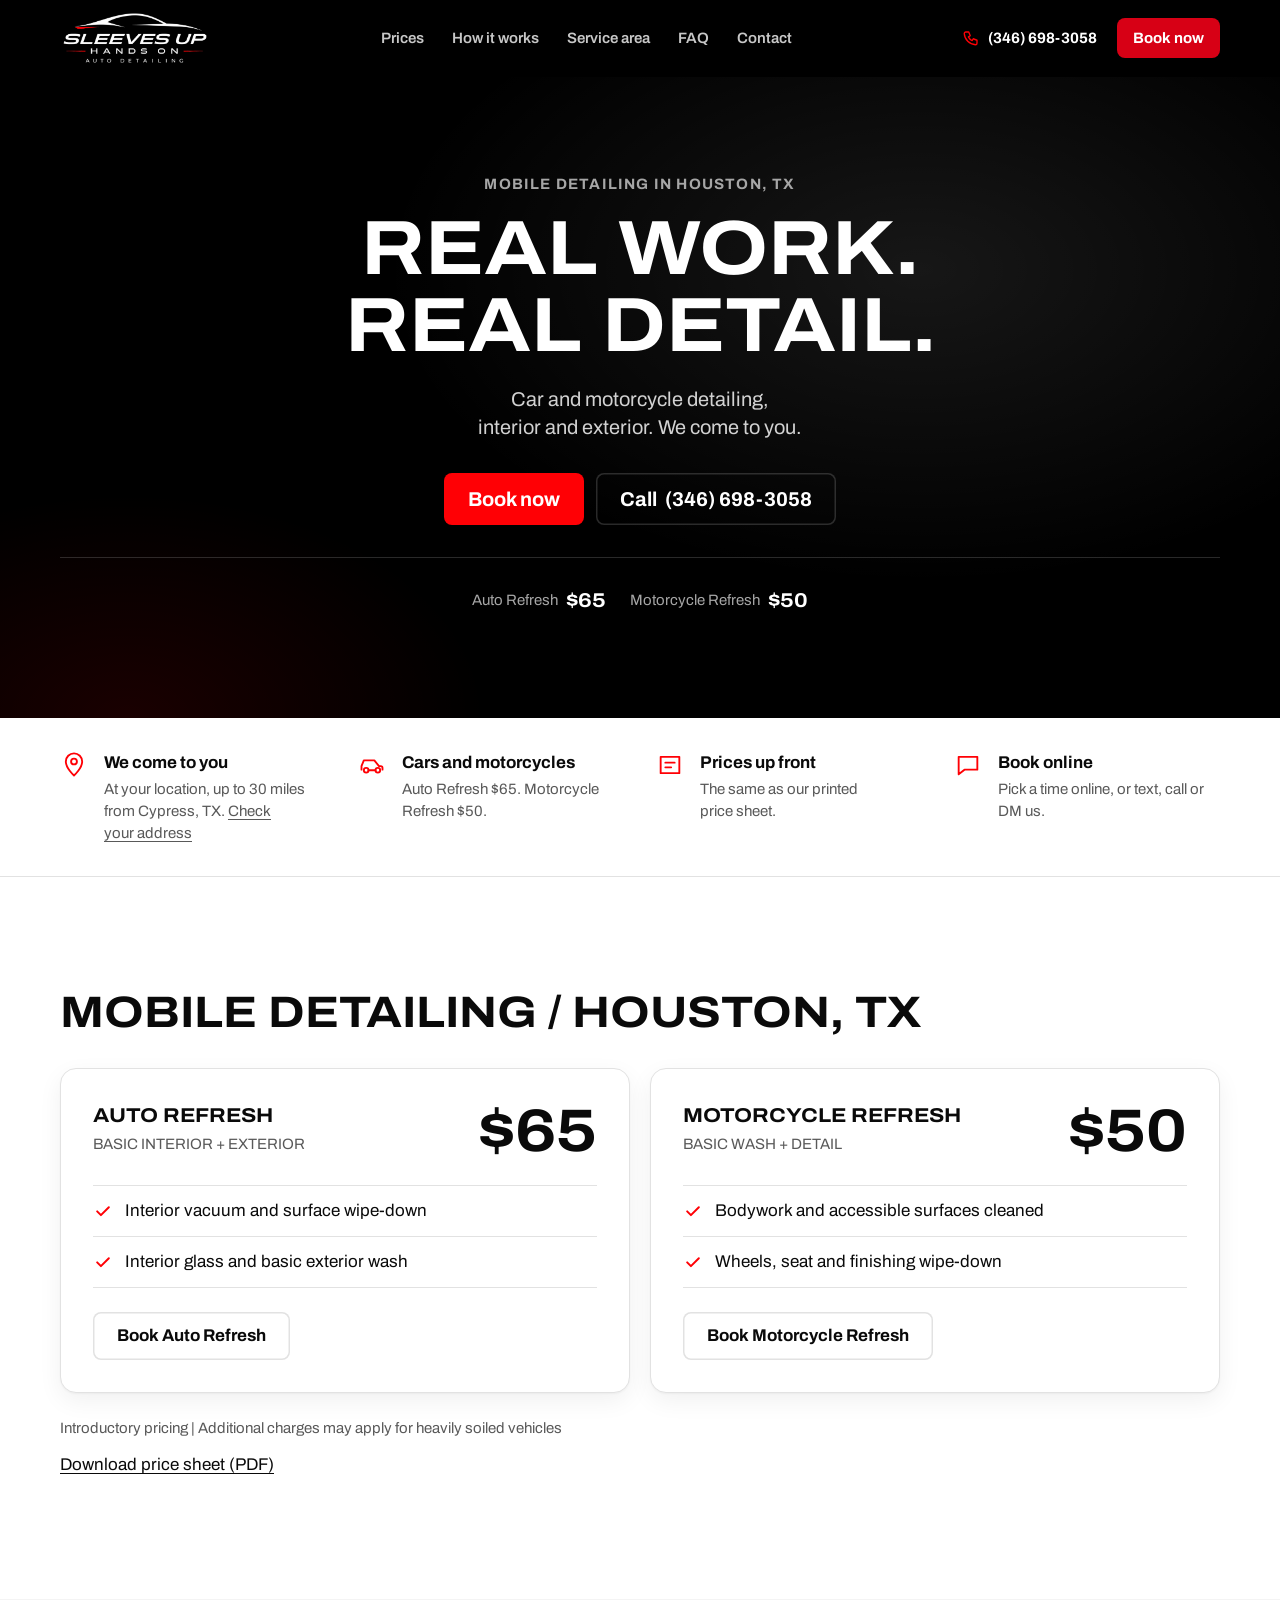
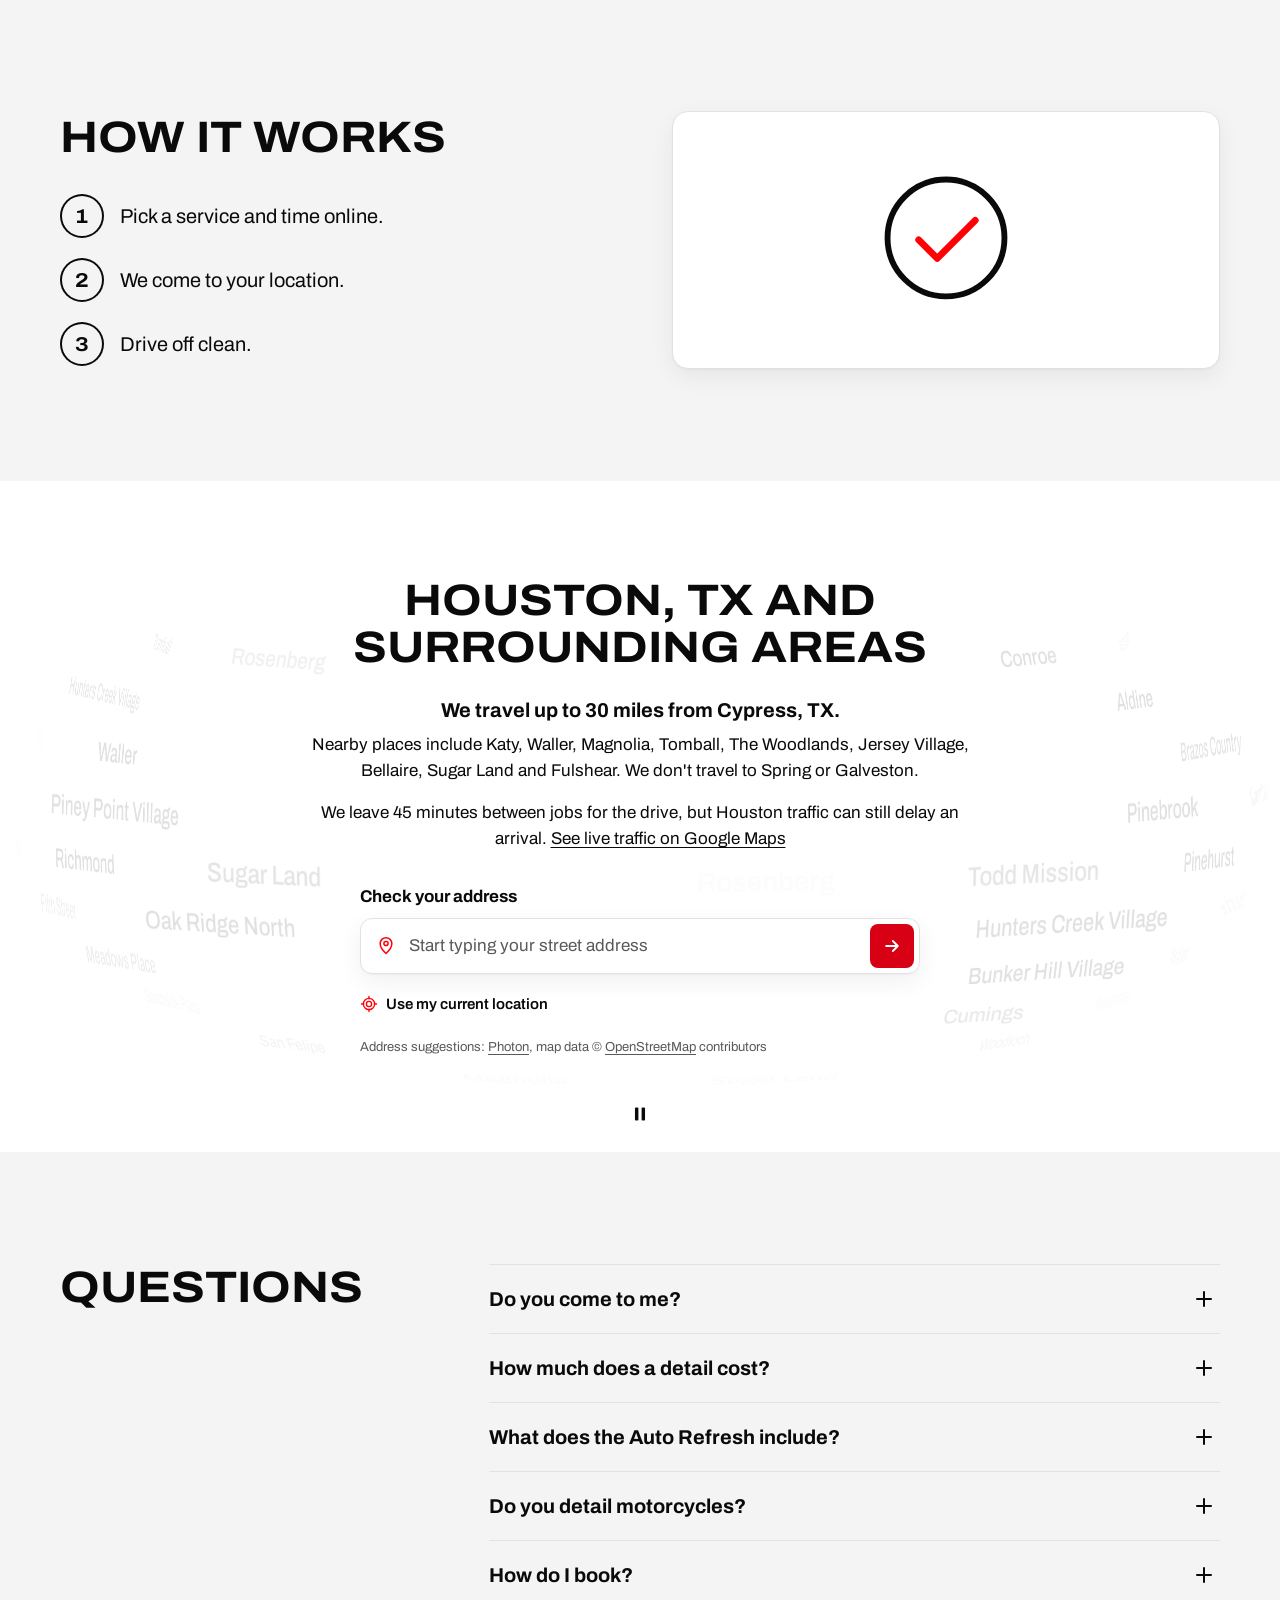
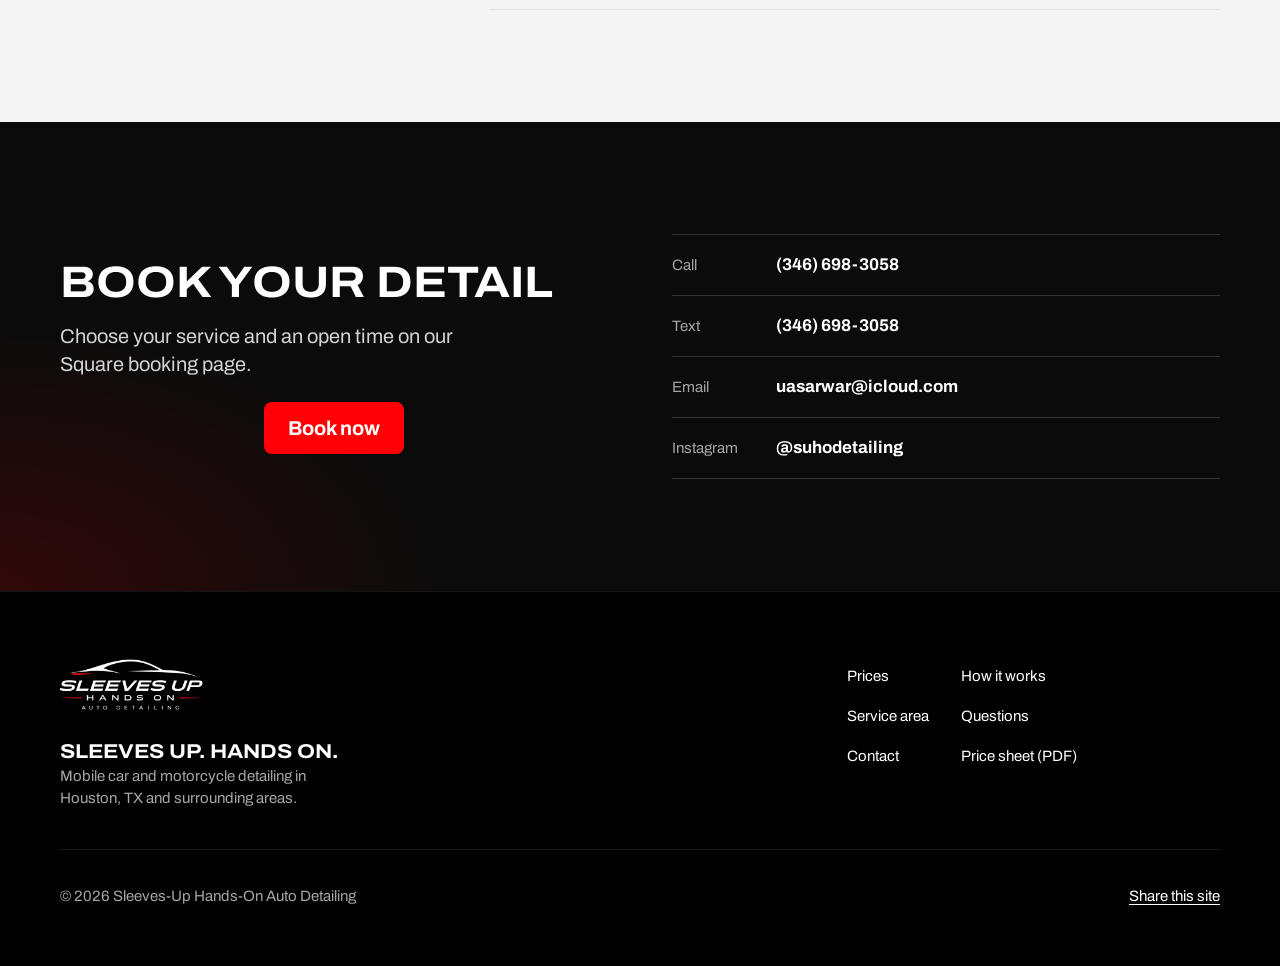
<file: index.html>
<!doctype html>
<html lang="en" data-theme="light">
<head>
  <meta charset="utf-8">
  <meta name="viewport" content="width=device-width, initial-scale=1, viewport-fit=cover">
  <title>SUHO Detailing | Mobile Car &amp; Motorcycle Detailing in Houston, TX</title>
  <meta name="description" content="Sleeves-Up Hands-On Auto Detailing: mobile car and motorcycle detailing, interior and exterior, in Houston, TX and surrounding areas. We come to you. Auto Refresh $65, Motorcycle Refresh $50.">
  <link rel="canonical" href="https://zeditor504.github.io/suho-auto-detailing/">
  <meta name="theme-color" content="#000000">
  <meta name="color-scheme" content="light dark">

  <!-- Sets light/dark (Houston sunrise to sunset) before first paint -->
  <script src="theme.js?v=0.10.2"></script>

  <!-- Open Graph -->
  <meta property="og:type" content="website">
  <meta property="og:site_name" content="SUHO Detailing">
  <meta property="og:title" content="SUHO Detailing | Mobile Car &amp; Motorcycle Detailing in Houston, TX">
  <meta property="og:description" content="Real Work. Real Detail. Mobile car and motorcycle detailing in Houston, TX. We come to you.">
  <meta property="og:url" content="https://zeditor504.github.io/suho-auto-detailing/">
  <meta property="og:image" content="https://zeditor504.github.io/suho-auto-detailing/assets/logo.png">
  <meta property="og:image:alt" content="Sleeves-Up Hands-On Auto Detailing logo">
  <meta property="og:locale" content="en_US">

  <!-- Twitter / X -->
  <meta name="twitter:card" content="summary">
  <meta name="twitter:title" content="SUHO Detailing | Mobile Car &amp; Motorcycle Detailing in Houston, TX">
  <meta name="twitter:description" content="Real Work. Real Detail. Mobile car and motorcycle detailing in Houston, TX. We come to you.">
  <meta name="twitter:image" content="https://zeditor504.github.io/suho-auto-detailing/assets/logo.png">
  <meta name="twitter:image:alt" content="Sleeves-Up Hands-On Auto Detailing logo">

  <!-- Icons (cut from the logo) -->
  <link rel="icon" type="image/png" sizes="48x48" href="assets/favicon-48.png">
  <link rel="apple-touch-icon" sizes="180x180" href="assets/apple-touch-icon.png">

  <!-- Font: Archivo, self-hosted (SIL OFL 1.1, see assets/fonts/OFL.txt) -->
  <link rel="preload" href="assets/fonts/archivo-latin-var.woff2" as="font" type="font/woff2" crossorigin>

  <link rel="stylesheet" href="styles.css?v=0.10.2">
  <script src="script.js?v=0.10.2" defer></script>
  <script src="area.js?v=0.10.2" defer></script>

  <script type="application/ld+json">
  {
    "@context": "https://schema.org",
    "@type": "AutoWash",
    "name": "Sleeves-Up Hands-On Auto Detailing",
    "alternateName": "SUHO Detailing",
    "slogan": "Real Work. Real Detail.",
    "description": "Mobile car and motorcycle detailing, interior and exterior, in Houston, TX and surrounding areas. We come to you.",
    "url": "https://zeditor504.github.io/suho-auto-detailing/",
    "logo": "https://zeditor504.github.io/suho-auto-detailing/assets/logo.png",
    "image": "https://zeditor504.github.io/suho-auto-detailing/assets/logo.png",
    "telephone": "+1-346-698-3058",
    "email": "uasarwar@icloud.com",
    "priceRange": "$50 to $65",
    "address": {
      "@type": "PostalAddress",
      "addressLocality": "Houston",
      "addressRegion": "TX",
      "addressCountry": "US"
    },
    "areaServed": {
      "@type": "GeoCircle",
      "description": "Houston, TX and surrounding areas, up to 30 miles from Cypress, TX (not Spring or Galveston)",
      "geoMidpoint": { "@type": "GeoCoordinates", "latitude": 29.9691, "longitude": -95.6972 },
      "geoRadius": 48280
    },
    "makesOffer": [
      { "@type": "Offer", "name": "Auto Refresh", "description": "Basic interior + exterior", "price": "65", "priceCurrency": "USD" },
      { "@type": "Offer", "name": "Motorcycle Refresh", "description": "Basic wash + detail", "price": "50", "priceCurrency": "USD" }
    ],
    "sameAs": ["https://www.instagram.com/suhodetailing"]
  }
  </script>
  <!-- FAQ answers: keep word for word in step with the FAQ section below -->
  <script type="application/ld+json">
  {
    "@context": "https://schema.org",
    "@type": "FAQPage",
    "mainEntity": [
      { "@type": "Question", "name": "Do you come to me?",
        "acceptedAnswer": { "@type": "Answer", "text": "Yes. SUHO Detailing is mobile: we come to your location. We travel up to 30 miles from Cypress, TX, but not to Spring or Galveston. To check your address, type it into the address check in the service area section." } },
      { "@type": "Question", "name": "How much does a detail cost?",
        "acceptedAnswer": { "@type": "Answer", "text": "Auto Refresh is $65 and Motorcycle Refresh is $50. These are introductory prices. Additional charges may apply for heavily soiled vehicles." } },
      { "@type": "Question", "name": "What does the Auto Refresh include?",
        "acceptedAnswer": { "@type": "Answer", "text": "Basic interior + exterior: interior vacuum and surface wipe-down, interior glass and basic exterior wash." } },
      { "@type": "Question", "name": "Do you detail motorcycles?",
        "acceptedAnswer": { "@type": "Answer", "text": "Yes. Motorcycle Refresh, $50, is a basic wash + detail: bodywork and accessible surfaces cleaned, wheels, seat and finishing wipe-down." } },
      { "@type": "Question", "name": "How do I book?",
        "acceptedAnswer": { "@type": "Answer", "text": "Pick a service and an open time on our Square booking page: https://book.squareup.com/appointments/wh7iodku2zdf8t/location/LB0XJ4A4B422F/services. Or text or call (346) 698-3058 with your vehicle, your location and a time that works, or send a DM on Instagram at @suhodetailing." } }
    ]
  }
  </script>
</head>
<body>
  <a class="skip-link" href="#main">Skip to content</a>

  <!-- Header: always dark, stays at the top while scrolling -->
  <header class="site-top" id="top">
    <div class="wrap site-top-row">
      <a class="brand" href="#top" aria-label="SUHO Detailing, back to top">
        <img class="logo" src="assets/logo-wordmark-white.png" alt="" width="1000" height="379" fetchpriority="high">
      </a>
      <nav class="nav" aria-label="Sections">
        <a href="#pricing">Prices</a>
        <a href="#how">How it works</a>
        <a href="#area">Service area</a>
        <a href="#faq">FAQ</a>
        <a href="#contact">Contact</a>
      </nav>
      <div class="top-actions">
        <a class="top-phone" data-optional data-link="call" href="tel:+13466983058">
          <svg class="ic" aria-hidden="true" viewBox="0 0 24 24"><path d="M5 4h4l2 5-2.5 1.5a11 11 0 0 0 5 5L15 13l5 2v4a2 2 0 0 1-2 2A16 16 0 0 1 3 6a2 2 0 0 1 2-2"/></svg>
          <span data-text="phone">(346) 698-3058</span>
        </a>
        <a class="btn btn-sm" data-link="booking" data-book-label="Book now" data-contact-label="Contact"
           data-sms-body="Hi, I'd like to book a detail."
           href="sms:+13466983058?&amp;body=Hi%2C%20I'd%20like%20to%20book%20a%20detail.">Text to book</a>
      </div>
    </div>
  </header>

  <main id="main">

    <!-- Hero: always dark, text centered -->
    <section class="hero" aria-labelledby="hero-title">
      <div class="wrap hero-grid">
        <div class="hero-copy">
          <p class="kicker">Mobile detailing in <span class="nowrap">Houston, TX</span></p>
          <h1 id="hero-title"><span class="visually-hidden">Sleeves-Up Hands-On Auto Detailing. </span><span class="nowrap">Real Work.</span> <span class="nowrap">Real Detail.</span></h1>
          <p class="lead">Car and motorcycle detailing, interior and exterior. We come to you.</p>
          <div class="actions">
            <!-- Until Square is set up, booking buttons open a text message with a short note already written.
                 script.js swaps in the Square link and the "Book" label once CONFIG.SQUARE_BOOKING_URL is set. -->
            <a class="btn" data-link="booking" data-book-label="Book now" data-contact-label="Contact"
               data-sms-body="Hi, I'd like to book a detail."
               href="sms:+13466983058?&amp;body=Hi%2C%20I'd%20like%20to%20book%20a%20detail.">Text to book</a>
            <a class="btn btn-ghost" data-optional data-link="call" href="tel:+13466983058">Call <span data-text="phone">(346) 698-3058</span></a>
          </div>
          <ul class="hero-prices" role="list">
            <li><a href="#auto-refresh"><span>Auto Refresh</span> <strong>$65</strong></a></li>
            <li><a href="#motorcycle-refresh"><span>Motorcycle Refresh</span> <strong>$50</strong></a></li>
          </ul>
        </div>
      </div>
    </section>

    <!-- Quick facts: only things a customer can check -->
    <section class="facts" aria-label="At a glance">
      <ul class="wrap facts-grid" role="list">
        <li class="fact">
          <svg class="ic ic-lg" aria-hidden="true" viewBox="0 0 24 24"><path d="M12 21s-7-6.2-7-12a7 7 0 0 1 14 0c0 5.8-7 12-7 12z"/><circle cx="12" cy="9" r="2.5"/></svg>
          <div><p class="fact-title">We come to you</p><p>At your location, up to 30 miles from Cypress, TX. <a class="link-inline" href="#area-check" data-check-link hidden>Check your address</a></p></div>
        </li>
        <li class="fact">
          <svg class="ic ic-lg" aria-hidden="true" viewBox="0 0 24 24"><path d="M3 16v-3l2-5h9l4 5h1.5a1.5 1.5 0 0 1 1.5 1.5V16"/><circle cx="7" cy="16.5" r="2"/><circle cx="17" cy="16.5" r="2"/><path d="M9 16.5h6"/></svg>
          <div><p class="fact-title">Cars and motorcycles</p><p>Auto Refresh $65. Motorcycle Refresh $50.</p></div>
        </li>
        <li class="fact">
          <svg class="ic ic-lg" aria-hidden="true" viewBox="0 0 24 24"><path d="M4 5h16v14H4z"/><path d="M8 10h8M8 14h5"/></svg>
          <div><p class="fact-title">Prices up front</p><p>The same as our printed price sheet.</p></div>
        </li>
        <li class="fact">
          <svg class="ic ic-lg" aria-hidden="true" viewBox="0 0 24 24"><path d="M4 5h16v11H9l-5 4z"/></svg>
          <div><p class="fact-title"><span data-when-booking hidden>Book online</span><span data-when-no-booking>Book by text</span></p><p><span data-when-booking hidden>Pick a time online, or text, call or DM us.</span><span data-when-no-booking>Text, call or send a DM on Instagram.</span></p></div>
        </li>
      </ul>
    </section>

    <!-- Prices: same text as the printed price sheet (assets/pricing.pdf) -->
    <section class="section" id="pricing" aria-labelledby="pricing-title">
      <div class="wrap">
        <h2 class="section-title" id="pricing-title">MOBILE <span class="nowrap">DETAILING /</span> <span class="nowrap">HOUSTON, TX</span></h2>
        <div class="price-list">
          <article class="price-card" id="auto-refresh">
            <div class="price-head">
              <div>
                <h3 class="service">AUTO REFRESH</h3>
                <p class="subtitle">BASIC INTERIOR + EXTERIOR</p>
              </div>
              <p class="price"><span class="visually-hidden">Price: </span>$65</p>
            </div>
            <ul class="features" role="list">
              <li><svg class="ic tick" aria-hidden="true" viewBox="0 0 24 24"><path d="M5 12.5l4.5 4.5L19 7.5"/></svg>Interior vacuum and surface wipe-down</li>
              <li><svg class="ic tick" aria-hidden="true" viewBox="0 0 24 24"><path d="M5 12.5l4.5 4.5L19 7.5"/></svg>Interior glass and basic exterior wash</li>
            </ul>
            <p class="service-book" data-optional><a class="btn btn-outline" data-link="booking-auto" data-book-label="Book Auto Refresh"
               data-sms-body="Hi, I'd like to book an Auto Refresh."
               href="sms:+13466983058?&amp;body=Hi%2C%20I'd%20like%20to%20book%20an%20Auto%20Refresh.">Text to book Auto Refresh</a></p>
          </article>
          <article class="price-card" id="motorcycle-refresh">
            <div class="price-head">
              <div>
                <h3 class="service">MOTORCYCLE REFRESH</h3>
                <p class="subtitle">BASIC WASH + DETAIL</p>
              </div>
              <p class="price"><span class="visually-hidden">Price: </span>$50</p>
            </div>
            <ul class="features" role="list">
              <li><svg class="ic tick" aria-hidden="true" viewBox="0 0 24 24"><path d="M5 12.5l4.5 4.5L19 7.5"/></svg>Bodywork and accessible surfaces cleaned</li>
              <li><svg class="ic tick" aria-hidden="true" viewBox="0 0 24 24"><path d="M5 12.5l4.5 4.5L19 7.5"/></svg>Wheels, seat and finishing wipe-down</li>
            </ul>
            <p class="service-book" data-optional><a class="btn btn-outline" data-link="booking-motorcycle" data-book-label="Book Motorcycle Refresh"
               data-sms-body="Hi, I'd like to book a Motorcycle Refresh."
               href="sms:+13466983058?&amp;body=Hi%2C%20I'd%20like%20to%20book%20a%20Motorcycle%20Refresh.">Text to book Motorcycle Refresh</a></p>
          </article>
        </div>
        <p class="fine-print">Introductory pricing | Additional charges may apply for heavily soiled vehicles</p>
        <p class="pdf-link"><a class="link" href="assets/pricing.pdf" target="_blank" rel="noopener" type="application/pdf">Download price sheet (PDF)</a></p>
      </div>
    </section>

    <!-- Recent work: stays hidden until a photo is listed in GALLERY (script.js).
         An entry with a "before" photo shows as a before/after slider.
         To show the Instagram line before the first photo, delete "hidden" below. -->
    <section class="section" id="gallery" aria-labelledby="gallery-title" hidden>
      <div class="wrap">
        <h2 class="section-title" id="gallery-title">Recent work</h2>
        <p class="gallery-empty" data-gallery-empty>Recent jobs are posted on <a class="link" href="https://www.instagram.com/suhodetailing" target="_blank" rel="noopener">Instagram at @suhodetailing</a>.</p>
        <div class="gallery" id="gallery-grid"></div>
        <p class="gallery-more"><a class="link" href="https://www.instagram.com/suhodetailing" target="_blank" rel="noopener">More on Instagram at @suhodetailing</a></p>
      </div>
    </section>

    <!-- Reviews: stays hidden until a real review is listed in REVIEWS (script.js) -->
    <section class="section" id="reviews" aria-labelledby="reviews-title" hidden>
      <div class="wrap">
        <h2 class="section-title" id="reviews-title">What customers say</h2>
        <div class="reviews" id="reviews-list"></div>
      </div>
    </section>

    <!-- How it works -->
    <section class="section section-tint" id="how" aria-labelledby="how-title">
      <div class="wrap how-grid">
        <div class="how-copy">
          <h2 class="section-title" id="how-title">How it works</h2>
          <ol class="steps" role="list">
            <li class="step">
              <span class="step-num" aria-hidden="true">1</span>
              <p><span data-when-booking hidden>Pick a service and time online.</span><span data-when-no-booking>Text or call with your vehicle, your location and a time that works.</span></p>
            </li>
            <li class="step">
              <span class="step-num" aria-hidden="true">2</span>
              <p>We come to your location.</p>
            </li>
            <li class="step">
              <span class="step-num" aria-hidden="true">3</span>
              <p>Drive off clean.</p>
            </li>
          </ol>
        </div>
        <!-- One looping scene: clock, check mark, location pin, car driving off.
             Each step brightens in turn, in sync with it. -->
        <div class="how-scene" aria-hidden="true">
          <svg class="scene" viewBox="56 18 128 82" width="230" height="147">
            <g class="s-clock">
              <circle class="s-ring" cx="120" cy="58" r="30"/>
              <g class="s-hands">
                <line class="s-hour" x1="120" y1="58" x2="120" y2="44"/>
                <line class="s-minute" x1="120" y1="58" x2="120" y2="36"/>
                <circle class="s-hub" cx="120" cy="58" r="2.2"/>
              </g>
              <path class="s-check" d="M106 59 l9.5 9.5 L135 49" pathLength="1"/>
            </g>
            <g class="s-pin">
              <path class="s-pin-body" d="M120 86s-19-17.5-19-33a19 19 0 0 1 38 0c0 15.5-19 33-19 33z"/>
              <circle class="s-pin-dot" cx="120" cy="53" r="6.5"/>
            </g>
            <ellipse class="s-pin-shadow" cx="120" cy="94" rx="14" ry="3"/>
            <g class="s-car">
              <g class="s-car-body">
                <path d="M92 82v-6.5c0-1.6 1-2.8 2.6-3.1l9.4-1.7 9.6-8.2c1.4-1.2 3.2-1.9 5-1.9h18.6c2.3 0 4.5 1 6 2.8l6.6 7.4 9.4 1.6c2.3.4 3.8 2.3 3.8 4.6V82"/>
                <path d="M106 70.5h45M118 62v8.5"/>
                <circle cx="104" cy="83" r="6"/>
                <circle cx="152" cy="83" r="6"/>
                <path d="M110 83h36"/>
              </g>
              <g class="s-speed">
                <path d="M70 66h12M64 74h16M72 82h8"/>
              </g>
            </g>
            <line class="s-road" x1="40" y1="95" x2="200" y2="95"/>
          </svg>
        </div>
      </div>
    </section>

    <!-- Service area: up to 30 miles from Cypress, TX (29.9691 N, 95.6972 W), where Umair is based; never Spring or Galveston.
         Behind the text (above it on phones), area.js turns a globe of the 52 Census places within that radius
         (2024 U.S. Census Gazetteer, Texas: Census Designated Places and incorporated cities
         and towns, measured to each place's internal point; Spring and Houston itself left out).
         The sentence names nine well-known places, clockwise from the west. -->
    <section class="area" id="area" aria-labelledby="area-title">
      <div class="area-globe" aria-hidden="true"></div>
      <div class="area-inner">
        <h2 class="section-title" id="area-title"><span class="nowrap">Houston, TX</span> and surrounding areas</h2>
        <p class="area-radius">We travel up to 30 miles from Cypress, TX.</p>
        <p>Nearby places include Katy, Waller, Magnolia, Tomball, The Woodlands, Jersey Village, Bellaire, Sugar Land and Fulshear. We don't travel to Spring or Galveston.</p>
        <p class="area-traffic">We leave 45 minutes between jobs for the drive, but Houston traffic can still delay an arrival. <a class="link-inline" href="https://www.google.com/maps/@29.7604,-95.3698,11z/data=!5m1!1e1" target="_blank" rel="noopener">See live traffic on Google Maps</a></p>
        <!-- Address check: suggestions as you type (Photon, OpenStreetMap data), or the
             device's location. Straight-line distance from Cypress, TX, against the
             30-mile radius (Spring and Galveston always outside). Built by script.js; without scripts the fallback line shows. -->
        <form class="check" id="area-check" data-check hidden novalidate autocomplete="off">
          <label class="check-label" for="check-input">Check your address</label>
          <div class="check-box">
            <svg class="ic check-pin" aria-hidden="true" viewBox="0 0 24 24"><path d="M12 21s-7-6.2-7-12a7 7 0 0 1 14 0c0 5.8-7 12-7 12z"/><circle cx="12" cy="9" r="2.5"/></svg>
            <input class="check-input" id="check-input" type="text" inputmode="search" enterkeyhint="search"
                   placeholder="Start typing your street address" spellcheck="false" autocapitalize="off" autocorrect="off"
                   role="combobox" aria-autocomplete="list" aria-expanded="false" aria-controls="check-list" aria-describedby="check-result">
            <span class="check-spin" aria-hidden="true"></span>
            <button type="button" class="check-clear" aria-label="Clear address" hidden>
              <svg class="ic" aria-hidden="true" viewBox="0 0 24 24"><path d="M6 6l12 12M18 6L6 18"/></svg>
            </button>
            <button type="submit" class="check-go" aria-label="Check address">
              <svg class="ic" aria-hidden="true" viewBox="0 0 24 24"><path d="M5 12h14M13 6l6 6-6 6"/></svg>
            </button>
            <ul class="check-list" id="check-list" role="listbox" aria-label="Address suggestions" hidden></ul>
          </div>
          <button type="button" class="check-locate link-button" hidden>
            <svg class="ic" aria-hidden="true" viewBox="0 0 24 24"><circle cx="12" cy="12" r="3.5"/><path d="M12 2v3M12 19v3M2 12h3M19 12h3"/><circle cx="12" cy="12" r="7.5"/></svg>
            Use my current location
          </button>
          <p class="check-result" id="check-result" role="status" aria-live="polite"></p>
          <p class="check-credit">Address suggestions: <a class="link-inline" href="https://photon.komoot.io" target="_blank" rel="noopener">Photon</a>, map data &copy; <a class="link-inline" href="https://www.openstreetmap.org/copyright" target="_blank" rel="noopener">OpenStreetMap</a> contributors</p>
        </form>
        <p data-check-fallback>To check your address, <span class="nowrap"><span data-optional><a class="link" data-link="sms" data-sms-body="Hi, do you come to my area?" href="sms:+13466983058?&amp;body=Hi%2C%20do%20you%20come%20to%20my%20area%3F">text us</a> or </span><a class="link" href="https://www.instagram.com/suhodetailing" target="_blank" rel="noopener">send a DM on Instagram</a>.</span></p>
      </div>
      <!-- Play/pause for the moving parts of the page (the hero light, this globe and the how-it-works loop).
           Hidden until script.js wires it up, and for visitors who choose "reduce motion". -->
      <button type="button" class="area-motion js-motion" aria-label="Pause animations" title="Pause animations" hidden>
        <svg class="ic ic-pause" aria-hidden="true" viewBox="0 0 24 24"><rect class="fill" x="6.5" y="5" width="3.75" height="14" rx="1"/><rect class="fill" x="13.75" y="5" width="3.75" height="14" rx="1"/></svg>
        <svg class="ic ic-play" aria-hidden="true" viewBox="0 0 24 24"><path class="fill" d="M8 5.6v12.8a1 1 0 0 0 1.5.86l10.4-6.4a1 1 0 0 0 0-1.72L9.5 4.74A1 1 0 0 0 8 5.6z"/></svg>
      </button>
    </section>

    <!-- FAQ: facts from the price sheet and the service area only.
         Keep the answers in step with the FAQPage JSON-LD in <head>. -->
    <section class="section" id="faq" aria-labelledby="faq-title">
      <div class="wrap faq-grid">
        <h2 class="section-title" id="faq-title">Questions</h2>
        <div class="faq">
          <details>
            <summary>Do you come to me?</summary>
            <p>Yes. SUHO Detailing is mobile: we come to your location. We travel up to 30 miles from Cypress, TX, but not to Spring or Galveston. To check your address, type it into <a class="link-inline" href="#area-check">the address check</a> in the service area section.</p>
          </details>
          <details>
            <summary>How much does a detail cost?</summary>
            <p>Auto Refresh is $65 and Motorcycle Refresh is $50. These are introductory prices. Additional charges may apply for heavily soiled vehicles.</p>
          </details>
          <details>
            <summary>What does the Auto Refresh include?</summary>
            <p>Basic interior + exterior: interior vacuum and surface wipe-down, interior glass and basic exterior wash.</p>
          </details>
          <details>
            <summary>Do you detail motorcycles?</summary>
            <p>Yes. Motorcycle Refresh, $50, is a basic wash + detail: bodywork and accessible surfaces cleaned, wheels, seat and finishing wipe-down.</p>
          </details>
          <details>
            <summary>How do I book?</summary>
            <p><span data-when-booking hidden>Pick a service and an open time on our <a class="link-inline" data-link="booking" href="#contact">Square booking page</a>, or text or call us. </span><span data-when-no-booking><span data-optional><a class="link-inline" data-link="sms" data-sms-body="Hi, I'd like to book a detail." href="sms:+13466983058?&amp;body=Hi%2C%20I'd%20like%20to%20book%20a%20detail.">Text</a> or <a class="link-inline" data-link="call" href="tel:+13466983058">call <span data-text="phone">(346) 698-3058</span></a> with your vehicle, your location and a time that works, or </span>send a DM on <a class="link-inline" href="https://www.instagram.com/suhodetailing" target="_blank" rel="noopener">Instagram at @suhodetailing</a>.</span></p>
          </details>
        </div>
      </div>
    </section>

    <!-- Contact: the closing call to action (old #book links land here too) -->
    <section class="cta" id="contact" aria-labelledby="contact-title">
      <div class="wrap cta-grid" id="book">
        <div class="cta-copy">
          <h2 class="section-title" id="contact-title">Book your detail</h2>
          <p class="cta-lead"><span data-when-booking hidden>Choose your service and an open time on our Square booking page.</span><span data-when-no-booking>Text or call with your vehicle, your location and a time that works.</span></p>
          <div class="actions">
            <a class="btn" data-link="booking" data-book-label="Book now" data-contact-label="Contact"
               data-sms-body="Hi, I'd like to book a detail."
               href="sms:+13466983058?&amp;body=Hi%2C%20I'd%20like%20to%20book%20a%20detail.">Text to book</a>
          </div>
        </div>
        <ul class="contact-list" role="list">
          <li data-optional><a class="contact-row" data-link="call" href="tel:+13466983058"><span class="contact-label">Call</span><span class="contact-value" data-text="phone">(346) 698-3058</span></a></li>
          <li data-optional><a class="contact-row" data-link="sms" href="sms:+13466983058"><span class="contact-label">Text</span><span class="contact-value" data-text="phone">(346) 698-3058</span></a></li>
          <li data-optional><a class="contact-row" data-link="email" href="mailto:uasarwar@icloud.com"><span class="contact-label">Email</span><span class="contact-value" data-text="email">uasarwar@icloud.com</span></a></li>
          <li><a class="contact-row" href="https://www.instagram.com/suhodetailing" target="_blank" rel="noopener"><span class="contact-label">Instagram</span><span class="contact-value">@suhodetailing</span></a></li>
        </ul>
      </div>
    </section>

  </main>

  <footer class="footer">
    <div class="wrap footer-grid">
      <div class="footer-brand">
        <img class="footer-logo" src="assets/logo-wordmark-white.png" alt="" width="1000" height="379" loading="lazy">
        <p class="footer-tag">SLEEVES UP. HANDS ON.</p>
        <p>Mobile car and motorcycle detailing in <span class="nowrap">Houston, TX</span> and surrounding areas.</p>
      </div>
      <nav class="footer-nav" aria-label="Footer">
        <a href="#pricing">Prices</a>
        <a href="#how">How it works</a>
        <a href="#area">Service area</a>
        <a href="#faq">Questions</a>
        <a href="#contact">Contact</a>
        <a href="assets/pricing.pdf" target="_blank" rel="noopener" type="application/pdf">Price sheet (PDF)</a>
      </nav>
      <div class="footer-meta">
        <p>&copy; <span data-year>2026</span> Sleeves-Up Hands-On Auto Detailing</p>
        <p class="footer-tools">
          <button type="button" class="link-button js-share" hidden>Share this site</button>
        </p>
      </div>
    </div>
  </footer>

  <!-- Phones: call and book stay one tap away once the hero is scrolled past -->
  <div class="dock" data-dock hidden>
    <a class="dock-btn" data-optional data-link="call" href="tel:+13466983058">
      <svg class="ic" aria-hidden="true" viewBox="0 0 24 24"><path d="M5 4h4l2 5-2.5 1.5a11 11 0 0 0 5 5L15 13l5 2v4a2 2 0 0 1-2 2A16 16 0 0 1 3 6a2 2 0 0 1 2-2"/></svg>
      Call
    </a>
    <a class="dock-btn dock-book" data-link="booking" data-book-label="Book now" data-contact-label="Contact"
       data-sms-body="Hi, I'd like to book a detail."
       href="sms:+13466983058?&amp;body=Hi%2C%20I'd%20like%20to%20book%20a%20detail.">Text to book</a>
  </div>

  <div class="toast" role="status" aria-live="polite" hidden></div>
</body>
</html>
</file>
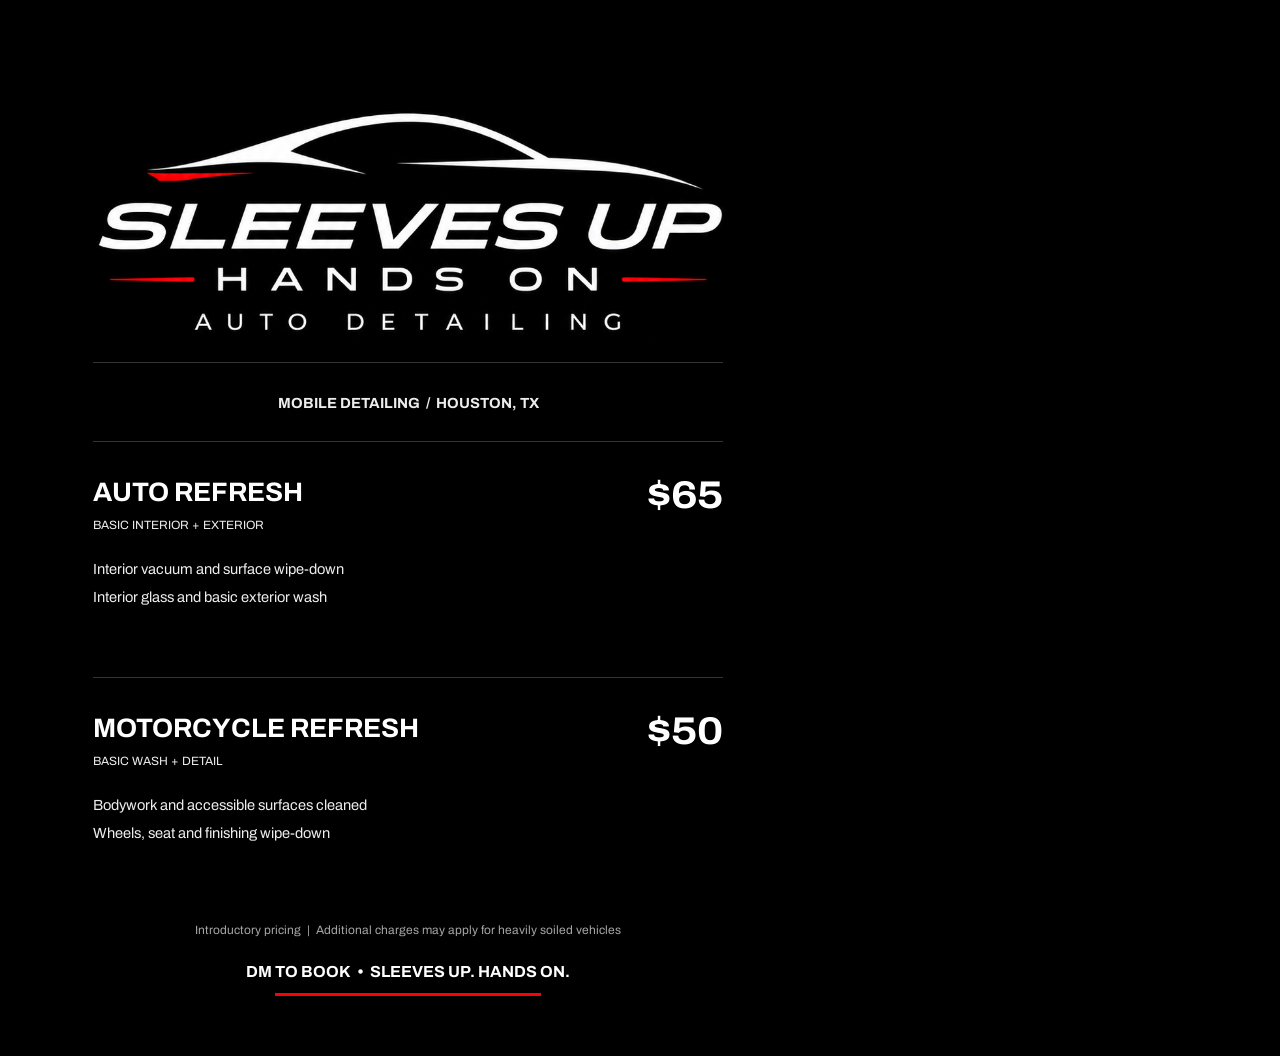
<file: price-sheet/price-sheet.html>
<!doctype html>
<html lang="en">
<head>
  <meta charset="utf-8">
  <title>SUHO Detailing Price Sheet</title>
  <!-- Source for assets/pricing.pdf. To rebuild the PDF, see price-sheet/README.md. -->
  <style>
    /* Archivo, the same font file as the website (SIL OFL 1.1, see ../assets/fonts/OFL.txt).
       It loads from the site's assets folder, so no internet is needed to rebuild the PDF. */
    @font-face {
      font-family: "Archivo";
      src: url("../assets/fonts/archivo-latin-var.woff2") format("woff2");
      font-weight: 400 700;
      font-stretch: 100% 112.5%;
      font-display: block;
    }

    @page { size: letter; margin: 0; }

    /* Same colors and rules as the website (v0.6.0): the logo's black, white
       and red, no letter-spacing, no cards. Red is only the short rule at the bottom. */
    :root {
      --bg: #000000;
      --red: #ff0005;
      --white: #ffffff;
      --text: #ededed;
      --muted: #a6a6a6;      /* fine print only */
      --hairline: #333333;
    }

    * { box-sizing: border-box; margin: 0; padding: 0; }

    html, body {
      width: 612pt;
      height: 792pt;
      background: var(--bg);
      -webkit-print-color-adjust: exact;
      print-color-adjust: exact;
    }

    body {
      font-family: "Archivo", Arial, sans-serif;
      font-synthesis: none;
      color: var(--text);
      overflow: hidden;
    }

    .sheet {
      width: 612pt;
      height: 792pt;
      padding: 60pt 59pt 0;
      display: flex;
      flex-direction: column;
      align-items: center;
    }

    .logo {
      display: block;
      width: 490pt;
      height: auto;
    }

    .hairline {
      width: 472pt;
      height: 1pt;
      margin-top: 3pt;
      background: var(--hairline);
    }

    .header {
      margin-top: 24pt;
      color: var(--text);
      font-size: 11pt;
      font-weight: 700;
    }

    .cards {
      width: 472pt;
      margin-top: 22pt;
      display: flex;
      flex-direction: column;
      gap: 22pt;
    }

    .card {
      height: 155pt;
      padding-top: 27pt;
      border-top: 1pt solid var(--hairline);
    }

    .card-head {
      display: flex;
      justify-content: space-between;
      align-items: flex-start;
    }

    .title {
      color: var(--white);
      font-size: 20pt;
      font-weight: 700;
      line-height: 1.15;
    }

    .subtitle {
      margin-top: 7pt;
      color: var(--text);
      font-size: 9pt;
      font-weight: 400;
    }

    .price {
      color: var(--white);
      font-size: 29pt;
      font-weight: 700;
      font-stretch: 112.5%;
      font-variant-numeric: tabular-nums;
      line-height: 1;
      margin-top: -1pt;
    }

    .features {
      list-style: none;
      margin-top: 23pt;
      font-size: 11pt;
      line-height: 1;
    }
    .features li + li { margin-top: 10pt; }

    .fine-print {
      margin-top: 30pt;
      color: var(--muted);
      font-size: 9pt;
      font-weight: 400;
    }

    .footer {
      margin-top: 19pt;
      color: var(--white);
      font-size: 12pt;
      font-weight: 700;
    }

    .underline {
      width: 200pt;
      height: 2pt;
      margin-top: 10pt;
      background: var(--red);
    }
  </style>
</head>
<body>
  <main class="sheet">
    <img class="logo" src="sheet-logo.png" alt="Sleeves Up Hands On Auto Detailing">
    <div class="hairline"></div>

    <p class="header">MOBILE DETAILING&nbsp;&nbsp;/&nbsp;&nbsp;HOUSTON, TX</p>

    <div class="cards">
      <section class="card">
        <div class="card-head">
          <div>
            <h2 class="title">AUTO REFRESH</h2>
            <p class="subtitle">BASIC INTERIOR + EXTERIOR</p>
          </div>
          <p class="price">$65</p>
        </div>
        <ul class="features">
          <li>Interior vacuum and surface wipe-down</li>
          <li>Interior glass and basic exterior wash</li>
        </ul>
      </section>

      <section class="card">
        <div class="card-head">
          <div>
            <h2 class="title">MOTORCYCLE REFRESH</h2>
            <p class="subtitle">BASIC WASH + DETAIL</p>
          </div>
          <p class="price">$50</p>
        </div>
        <ul class="features">
          <li>Bodywork and accessible surfaces cleaned</li>
          <li>Wheels, seat and finishing wipe-down</li>
        </ul>
      </section>
    </div>

    <p class="fine-print">Introductory pricing&nbsp;&nbsp;|&nbsp;&nbsp;Additional charges may apply for heavily soiled vehicles</p>
    <p class="footer">DM TO BOOK&nbsp;&nbsp;•&nbsp;&nbsp;SLEEVES UP. HANDS ON.</p>
    <div class="underline"></div>
  </main>
</body>
</html>
</file>
<file: styles.css>
/* SUHO Detailing: styles. Mobile-first, plain CSS.
   Design rules (v0.8.0), after the layouts of well-run detailing sites
   - The showroom: the header, the hero, the closing "Book your detail" band
     and the footer are always black with white text, like the logo.
     Everything between them follows Houston's sun: white by day, black
     after sunset (theme.js). There is no switch.
   - Order a customer needs: what, where and the price in the first screen;
     quick facts; prices; (photos and reviews once they exist); how it
     works; service area; questions; book. A booking button is always in
     reach: in the header, and in the dock at the bottom of phones.
   - The logo's colors: black, white, gray with no tint, and the logo red
     #ff0005 for buttons, check marks, icons and the address-check arrow.
     White on red is set 18.66px+ bold (large text, AA) on #ff0005, or
     on the deeper #d70015 when smaller.
   - Archivo (self-hosted, SIL OFL 1.1), weights 400 to 700. Headings are
     bold, upper case and 112.5% wide; body text is normal width.
   - Cards (prices, reviews) have a 16px radius and a hairline border.
     Buttons have an 8px radius.
   - Motion: the how-it-works loop, the globe and the sunset crossfade. All
     stop with the play/pause button in the service-area band (remembered
     on the device), off screen, and with "reduce motion". */

@font-face {
  font-family: "Archivo";
  src: url("assets/fonts/archivo-latin-var.woff2") format("woff2");
  font-weight: 400 700;
  font-stretch: 100% 112.5%;
  font-style: normal;
  font-display: swap;
}

/* ---------- Color ---------- */
:root,
[data-theme="light"] {
  color-scheme: light;
  --bg: #ffffff;
  --bg-2: #f4f4f4;          /* tinted bands (how it works, questions) */
  --card: #ffffff;
  --label: #0a0a0a;
  --label-2: #595959;       /* secondary text */
  --separator: #e2e2e2;     /* hairlines only, never text */
  --shadow: 0 1px 2px rgba(0, 0, 0, 0.04), 0 8px 24px rgba(0, 0, 0, 0.06);
  --names: rgba(0, 0, 0, 0.12);
}
[data-theme="dark"] {
  color-scheme: dark;
  --bg: #000000;
  --bg-2: #0c0c0c;
  --card: #101010;
  --label: #ededed;
  --label-2: #a6a6a6;
  --separator: #262626;
  --shadow: none;
  --names: rgba(237, 237, 237, 0.14);
}
:root {
  --red: #ff0005;           /* the logo red */
  --red-hover: #d70015;
  --red-deep: #d70015;      /* behind smaller white labels (5.4:1) */
  --red-deep-hover: #b80012;
  --ink: #000000;           /* the always-dark surfaces */
  --ink-2: #0b0b0b;
}
/* Always-dark surfaces use the dark text colors in both themes */
.on-dark,
.site-top,
.hero,
.cta,
.footer,
.dock {
  --label: #ffffff;
  --label-2: #a6a6a6;
  --separator: rgba(255, 255, 255, 0.16);
  color: var(--label);
  color-scheme: dark;
}

/* ---------- Type, space, size ---------- */
:root {
  --font: "Archivo", Arial, sans-serif;
  --wide: 112.5%;
  --fs-h1: clamp(38px, 9.6vw, 72px);
  --fs-h2: clamp(28px, 5vw, 44px);
  --fs-3: 20px; --lh-3: 28px;
  --fs-4: 17px; --lh-4: 26px;
  --fs-5: 15px; --lh-5: 22px;
  --s-1: 4px; --s-2: 8px; --s-3: 12px; --s-4: 16px; --s-5: 20px; --s-6: 24px;
  --s-8: 32px; --s-10: 40px; --s-12: 48px; --s-16: 64px; --s-24: 96px;
  --section: 72px;          /* padding above and below each section */
  --max: 1160px;
  --radius: 8px;
  --radius-card: 16px;
  --top-h: 64px;            /* header height */
}
@media (min-width: 834px) {
  :root { --section: 112px; --top-h: 76px; }
}

/* ---------- Base ---------- */
*,
*::before,
*::after { box-sizing: border-box; }
[hidden] { display: none !important; }

html {
  -webkit-text-size-adjust: 100%;
  background: var(--bg);
  font-synthesis: none;
  scroll-padding-top: var(--top-h);
}
@media (prefers-reduced-motion: no-preference) {
  html { scroll-behavior: smooth; }
}
body {
  margin: 0;
  background: var(--bg);
  color: var(--label);
  font-family: var(--font);
  font-size: var(--fs-4);
  line-height: var(--lh-4);
  -webkit-font-smoothing: antialiased;
  -moz-osx-font-smoothing: grayscale;
}
img { display: block; max-width: 100%; height: auto; }
h1, h2, h3, p, ul, ol, figure, blockquote { margin: 0; }
ul, ol { padding: 0; list-style: none; }
h1, h2, h3 { font-weight: 700; }
p { text-wrap: pretty; }
h1, h2, .lead, .area-radius { text-wrap: balance; }
a { color: inherit; }

:focus-visible {
  outline: 2px solid var(--label);
  outline-offset: 3px;
  border-radius: var(--radius);
}

.wrap {
  width: min(100% - 32px, var(--max));
  margin-inline: auto;
}
@media (min-width: 834px) {
  .wrap { width: min(100% - 64px, var(--max)); }
}
.nowrap { white-space: nowrap; }
.visually-hidden {
  position: absolute !important;
  width: 1px; height: 1px;
  padding: 0; margin: -1px;
  overflow: hidden; clip: rect(0 0 0 0);
  white-space: nowrap; border: 0;
}
.skip-link {
  position: fixed;
  left: 16px; top: -100px;
  z-index: 200;
  padding: 12px 16px;
  background: #fff;
  color: #000;
  font-size: var(--fs-5);
  line-height: var(--lh-5);
  border-radius: var(--radius);
}
.skip-link:focus { top: 8px; }

/* ---------- Icons ---------- */
.ic {
  width: 20px; height: 20px;
  fill: none; stroke: currentColor; stroke-width: 1.8;
  stroke-linecap: round; stroke-linejoin: round;
  flex: none;
}
.ic .fill { fill: currentColor; stroke: none; }
.ic-lg { width: 28px; height: 28px; stroke-width: 1.6; }

/* ---------- Buttons ---------- */
.btn {
  display: inline-flex;
  align-items: center;
  justify-content: center;
  gap: var(--s-2);
  min-height: 52px;
  padding: 0 24px;
  border: 0;
  border-radius: var(--radius);
  background: var(--red);
  color: #fff;
  font: 700 var(--fs-3)/1 var(--font);   /* 20px bold: large text, so white on the logo red passes AA */
  text-decoration: none;
  white-space: nowrap;
  cursor: pointer;
  transition: background-color 0.2s, color 0.2s, border-color 0.2s, transform 0.2s;
}
.btn:hover,
.btn:active { background: var(--red-hover); }
.btn:active { transform: translateY(1px); }
.btn-sm {
  min-height: 40px;
  padding: 0 16px;
  font-size: var(--fs-5);
  background: var(--red-deep);
}
.btn-sm:hover,
.btn-sm:active { background: var(--red-deep-hover); }
.btn-ghost,
.btn-outline {
  background: transparent;
  color: var(--label);
  box-shadow: inset 0 0 0 1.5px var(--separator);
}
.btn-ghost:hover,
.btn-outline:hover,
.btn-ghost:active,
.btn-outline:active {
  background: var(--label);
  color: var(--bg);
  box-shadow: inset 0 0 0 1.5px var(--label);
}
.hero .btn-ghost:hover,
.hero .btn-ghost:active { color: #000; }
.btn-outline { font-size: var(--fs-4); min-height: 48px; }

/* ---------- Links ---------- */
.link,
.link-button {
  display: inline-flex;
  align-items: center;
  min-height: 44px;
  white-space: nowrap;
  color: inherit;
  text-decoration: underline;
  text-underline-offset: 3px;
  background: none;
  border: 0;
  padding: 0;
  font: inherit;
  cursor: pointer;
}
.link-inline {
  color: inherit;
  text-decoration: underline;
  text-underline-offset: 3px;
}
.link:hover,
.link-inline:hover,

/* ---------- Sections ---------- */
.section { padding-block: var(--section); }
.section-tint { background: var(--bg-2); }
.section-title {
  font-size: var(--fs-h2);
  line-height: 1.08;
  font-stretch: var(--wide);
  text-transform: uppercase;
}
.section-title + * { margin-top: var(--s-8); }

/* ---------- Header (always dark, sticky) ---------- */
.site-top {
  position: sticky;
  top: 0;
  z-index: 100;
  background: var(--ink);
  border-bottom: 1px solid transparent;
  transition: border-color 0.3s, background-color 0.3s;
}
.site-top.is-scrolled {
  background: rgba(0, 0, 0, 0.86);
  -webkit-backdrop-filter: saturate(160%) blur(14px);
  backdrop-filter: saturate(160%) blur(14px);
  border-bottom-color: rgba(255, 255, 255, 0.1);
}
.site-top-row {
  display: flex;
  align-items: center;
  justify-content: space-between;
  gap: var(--s-4);
  height: var(--top-h);
}
.brand {
  display: block;
  border-radius: var(--radius);
  flex: none;
}
.logo { width: 124px; }
.nav { display: none; }
.top-actions {
  display: flex;
  align-items: center;
  gap: var(--s-5);
}
.top-phone {
  display: none;
  align-items: center;
  gap: var(--s-2);
  min-height: 44px;
  font-size: var(--fs-5);
  font-weight: 700;
  text-decoration: none;
  white-space: nowrap;
}
.top-phone .ic { color: var(--red); width: 18px; height: 18px; }
.top-phone:hover span { text-decoration: underline; text-underline-offset: 3px; }

/* ---------- Hero (always dark) ---------- */
.hero {
  position: relative;
  overflow: hidden;
  isolation: isolate;
  background:
    radial-gradient(60% 70% at 72% 30%, rgba(255, 255, 255, 0.09), transparent 70%),
    radial-gradient(40% 50% at 10% 100%, rgba(255, 0, 5, 0.10), transparent 70%),
    var(--ink);
  padding: var(--s-10) 0 var(--s-12);
}
.hero-grid {
  display: grid;
  justify-items: center;
  text-align: center;
}
.kicker {
  color: var(--label-2);
  font-size: var(--fs-5);
  line-height: var(--lh-5);
  font-weight: 700;
  text-transform: uppercase;
  letter-spacing: 0.08em;
}
.hero h1 {
  margin-top: var(--s-4);
  font-size: var(--fs-h1);
  line-height: 1;
  font-stretch: var(--wide);
  text-transform: uppercase;
}
.lead {
  margin-top: var(--s-5);
  max-width: 34ch;
  margin-inline: auto;
  color: rgba(255, 255, 255, 0.82);
  font-size: var(--fs-3);
  line-height: var(--lh-3);
}
.actions {
  display: flex;
  flex-wrap: wrap;
  align-items: center;
  justify-content: center;
  gap: var(--s-3);
  margin-top: var(--s-8);
}
.hero-prices {
  display: flex;
  flex-wrap: wrap;
  justify-content: center;
  gap: var(--s-2) var(--s-6);
  margin-top: var(--s-8);
  padding-top: var(--s-5);
  border-top: 1px solid var(--separator);
  font-size: var(--fs-5);
}
.hero-prices a {
  display: inline-flex;
  align-items: baseline;
  gap: var(--s-2);
  min-height: 44px;
  align-items: center;
  color: var(--label-2);
  text-decoration: none;
}
.hero-prices strong {
  color: #fff;
  font-size: var(--fs-3);
  font-stretch: var(--wide);
}
.hero-prices a:hover span { color: #fff; text-decoration: underline; text-underline-offset: 3px; }

/* ---------- Quick facts ---------- */
.facts {
  border-bottom: 1px solid var(--separator);
  padding-block: var(--s-8);
}
.facts-grid {
  display: grid;
  gap: var(--s-6);
}
.fact {
  display: grid;
  grid-template-columns: 28px 1fr;
  gap: var(--s-4);
  align-items: start;
}
.fact .ic { color: var(--red); margin-top: 1px; }
.fact-title { font-weight: 700; }
.fact p + p {
  color: var(--label-2);
  font-size: var(--fs-5);
  line-height: var(--lh-5);
  margin-top: 2px;
}

/* ---------- Prices ---------- */
.price-list {
  display: grid;
  gap: var(--s-5);
}
.price-card {
  position: relative;
  display: flex;
  flex-direction: column;
  padding: var(--s-6);
  background: var(--card);
  border: 1px solid var(--separator);
  border-radius: var(--radius-card);
  box-shadow: var(--shadow);
}
.price-card { container-type: inline-size; }
.price-head {
  display: flex;
  flex-direction: column;
  gap: var(--s-3);
}
@container (min-width: 440px) {   /* wide card: the price sits top right */
  .price-head {
    flex-direction: row;
    justify-content: space-between;
    align-items: flex-start;
    gap: var(--s-4);
  }
}
.service {
  font-size: var(--fs-3);
  line-height: var(--lh-3);
  font-stretch: var(--wide);
}
.subtitle {
  margin-top: var(--s-1);
  color: var(--label-2);
  font-size: var(--fs-5);
  line-height: var(--lh-5);
}
.price {
  font-size: clamp(44px, 8vw, 60px);
  line-height: 1;
  font-weight: 700;
  font-stretch: var(--wide);
  font-variant-numeric: tabular-nums;
}
.features {
  margin-top: var(--s-6);
  border-top: 1px solid var(--separator);
}
.features li {
  display: flex;
  gap: var(--s-3);
  align-items: flex-start;
  padding: var(--s-3) 0;
  border-bottom: 1px solid var(--separator);
}
.tick { color: var(--red); stroke-width: 2.4; margin-top: 3px; }
.service-book { margin-top: auto; padding-top: var(--s-6); }
.service-book .btn { width: 100%; white-space: normal; text-align: center; padding-block: 10px; line-height: 1.2; }
.fine-print {
  margin-top: var(--s-6);
  color: var(--label-2);
  font-size: var(--fs-5);
  line-height: var(--lh-5);
}
.pdf-link { margin-top: var(--s-1); }

/* ---------- Recent work ---------- */
.gallery {
  display: grid;
  grid-template-columns: repeat(2, minmax(0, 1fr));
  gap: var(--s-3);
}
.gallery:empty { display: none; }
.gallery:empty + .gallery-more { display: none; }
.photo:only-child,
.photo-ba { grid-column: 1 / -1; }
@media (min-width: 600px) {
  .photo-ba:not(:only-child) { grid-column: span 2; }
}
.photo img {
  width: 100%;
  aspect-ratio: 4 / 3;
  object-fit: cover;
  border-radius: var(--radius-card);
  background: var(--bg-2);
}
.photo figcaption {
  margin-top: var(--s-2);
  color: var(--label-2);
  font-size: var(--fs-5);
  line-height: var(--lh-5);
}
.gallery-more { margin-top: var(--s-4); }

/* Before/after: drag or use the arrow keys */
.ba {
  position: relative;
  overflow: hidden;
  border-radius: var(--radius-card);
  aspect-ratio: 4 / 3;
  background: var(--bg-2);
  --pos: 50%;
  touch-action: pan-y;
}
.ba img {
  position: absolute;
  inset: 0;
  width: 100%;
  height: 100%;
  aspect-ratio: auto;
  object-fit: cover;
  border-radius: 0;
}
.ba .ba-before { clip-path: inset(0 calc(100% - var(--pos)) 0 0); }
.ba-line {
  position: absolute;
  top: 0; bottom: 0;
  left: var(--pos);
  width: 2px;
  margin-left: -1px;
  background: #fff;
  box-shadow: 0 0 0 1px rgba(0, 0, 0, 0.2);
  pointer-events: none;
}
.ba-line::after {
  content: "";
  position: absolute;
  top: 50%; left: 50%;
  width: 40px; height: 40px;
  transform: translate(-50%, -50%);
  border-radius: 50%;
  background: #fff url("data:image/svg+xml,%3Csvg xmlns='http://www.w3.org/2000/svg' viewBox='0 0 24 24' fill='none' stroke='%23000' stroke-width='2' stroke-linecap='round' stroke-linejoin='round'%3E%3Cpath d='M9 6l-6 6 6 6M15 6l6 6-6 6'/%3E%3C/svg%3E") center / 22px no-repeat;
  box-shadow: 0 2px 10px rgba(0, 0, 0, 0.3);
}
.ba-tag {
  position: absolute;
  top: var(--s-3);
  padding: 2px 10px;
  border-radius: 999px;
  background: rgba(0, 0, 0, 0.7);
  color: #fff;
  font-size: 13px;
  line-height: 22px;
  font-weight: 700;
  pointer-events: none;
}
.ba-tag-before { left: var(--s-3); }
.ba-tag-after { right: var(--s-3); }
.ba input {
  position: absolute;
  inset: 0;
  width: 100%;
  height: 100%;
  margin: 0;
  opacity: 0;
  cursor: ew-resize;
}
.ba:has(input:focus-visible) { outline: 2px solid var(--label); outline-offset: 3px; }

/* ---------- Reviews ---------- */
.reviews {
  display: grid;
  gap: var(--s-4);
}
.review {
  display: flex;
  flex-direction: column;
  gap: var(--s-4);
  padding: var(--s-6);
  background: var(--card);
  border: 1px solid var(--separator);
  border-radius: var(--radius-card);
  box-shadow: var(--shadow);
}
.review-stars { color: var(--red); letter-spacing: 2px; font-size: 18px; line-height: 1; }
.review blockquote { font-size: var(--fs-4); line-height: var(--lh-4); }
.review figcaption { margin-top: auto; color: var(--label-2); font-size: var(--fs-5); line-height: var(--lh-5); }
.review figcaption strong { color: var(--label); }

/* ---------- How it works ---------- */
.how-grid {
  display: grid;
  gap: var(--s-8);
  align-items: center;
}
.steps {
  display: grid;
  gap: var(--s-5);
  counter-reset: none;
}
.step {
  display: grid;
  grid-template-columns: 44px 1fr;
  column-gap: var(--s-4);
  align-items: center;
  font-size: var(--fs-3);
  line-height: var(--lh-3);
  color: var(--label);      /* the whole line brightens in turn while the scene plays */
}
.step-num {
  display: grid;
  place-items: center;
  width: 44px; height: 44px;
  border-radius: 50%;
  box-shadow: inset 0 0 0 2px currentColor;
  font-weight: 700;
  font-stretch: var(--wide);
  font-variant-numeric: tabular-nums;
}

/* How-it-works scene: clock -> check -> pin -> car, one 8s loop.
   Without JS, with "reduce motion" or when paused, it shows a still check mark. */
#how { --cycle: 8s; }   /* shared by the scene and the steps */
.how-scene {
  display: flex;
  justify-content: center;
  padding: var(--s-8) var(--s-4);
  background: var(--card);
  border: 1px solid var(--separator);
  border-radius: var(--radius-card);
  box-shadow: var(--shadow);
}
.scene { width: 200px; height: auto; overflow: visible; }
.scene * {
  fill: none;
  stroke: var(--label);
  stroke-width: 3;
  stroke-linecap: round;
  stroke-linejoin: round;
}
.scene .s-hub { fill: var(--label); stroke: none; }
.scene .s-check { stroke: var(--red); stroke-width: 3.5; stroke-dasharray: 1; stroke-dashoffset: 0; }
.scene .s-pin-shadow { fill: var(--label); stroke: none; opacity: 0; }
.scene .s-speed path { stroke-width: 2.5; }
.scene .s-road { stroke: var(--separator); stroke-width: 2; }
.s-clock, .s-pin, .s-car, .s-pin-shadow, .s-road { transform-box: fill-box; transform-origin: center; }
.s-minute, .s-hour { transform-box: view-box; transform-origin: 120px 58px; }
/* still frame (no animation) */
.s-hands, .s-pin, .s-car, .s-road { opacity: 0; }

/* playing: everything runs on the same clock */
.how-playing .s-clock { animation: sc-clock var(--cycle) infinite; }
.how-playing .s-hands { animation: sc-hands var(--cycle) infinite; }
.how-playing .s-minute { animation: sc-minute var(--cycle) infinite; }
.how-playing .s-hour { animation: sc-hour var(--cycle) infinite; }
.how-playing .s-check { animation: sc-check var(--cycle) infinite; }
.how-playing .s-pin { animation: sc-pin var(--cycle) infinite; }
.how-playing .s-pin-shadow { animation: sc-shadow var(--cycle) infinite; }
.how-playing .s-car { animation: sc-car var(--cycle) infinite; }
.how-playing .s-speed { animation: sc-speed var(--cycle) infinite; }
.how-playing .s-road { animation: sc-road var(--cycle) infinite; }
.how-playing .step:nth-child(1) { animation: sc-step-1 var(--cycle) infinite; }
.how-playing .step:nth-child(2) { animation: sc-step-2 var(--cycle) infinite; }
.how-playing .step:nth-child(3) { animation: sc-step-3 var(--cycle) infinite; }
.how-paused * { animation-play-state: paused !important; }

@keyframes sc-clock {
  0% { opacity: 0; transform: scale(0.85); animation-timing-function: cubic-bezier(0.2, 0, 0, 1); }
  6%, 36% { opacity: 1; transform: none; animation-timing-function: ease-in; }
  41%, 100% { opacity: 0; transform: scale(0.85); }
}
@keyframes sc-hands {
  0%, 24% { opacity: 1; }
  28%, 100% { opacity: 0; }
}
@keyframes sc-minute {
  0%, 5% { transform: rotate(0deg); animation-timing-function: cubic-bezier(0.45, 0, 0.25, 1); }
  24%, 100% { transform: rotate(360deg); }
}
@keyframes sc-hour {
  0%, 5% { transform: rotate(0deg); animation-timing-function: cubic-bezier(0.45, 0, 0.25, 1); }
  24%, 100% { transform: rotate(30deg); }
}
@keyframes sc-check {
  0%, 26% { stroke-dashoffset: 1; animation-timing-function: cubic-bezier(0.3, 0, 0, 1); }
  33%, 100% { stroke-dashoffset: 0; }
}
@keyframes sc-pin {
  0%, 41% { opacity: 0; transform: translateY(-26px); animation-timing-function: cubic-bezier(0.3, 0, 0.7, 1); }
  46% { opacity: 1; transform: translateY(2px); animation-timing-function: ease-out; }
  49%, 61% { opacity: 1; transform: none; animation-timing-function: ease-in; }
  65%, 100% { opacity: 0; transform: scale(0.9); }
}
@keyframes sc-shadow {
  0%, 43% { opacity: 0; transform: scale(0.3); }
  48%, 61% { opacity: 0.18; transform: none; }
  65%, 100% { opacity: 0; transform: none; }
}
@keyframes sc-car {
  0%, 64% { opacity: 0; transform: translateX(-80px); animation-timing-function: cubic-bezier(0.2, 0, 0, 1); }
  72%, 82% { opacity: 1; transform: none; animation-timing-function: cubic-bezier(0.55, 0, 0.9, 0.5); }
  94%, 100% { opacity: 0; transform: translateX(130px); }
}
@keyframes sc-speed {
  0%, 81% { opacity: 0; }
  85% { opacity: 1; }
  92%, 100% { opacity: 0; }
}
@keyframes sc-road {
  0%, 63% { opacity: 0; transform: scaleX(0.4); animation-timing-function: cubic-bezier(0.2, 0, 0, 1); }
  71%, 90% { opacity: 1; transform: none; }
  97%, 100% { opacity: 0; transform: none; }
}
@keyframes sc-step-1 {
  0%, 38% { color: var(--label); }
  42%, 97% { color: var(--label-2); }
  100% { color: var(--label); }
}
@keyframes sc-step-2 {
  0%, 38% { color: var(--label-2); }
  42%, 63% { color: var(--label); }
  67%, 100% { color: var(--label-2); }
}
@keyframes sc-step-3 {
  0%, 63% { color: var(--label-2); }
  67%, 96% { color: var(--label); }
  100% { color: var(--label-2); }
}

/* ---------- Service area: full width and centered, with the globe ---------- */
main > .area {
  position: relative;
  overflow: hidden;
  isolation: isolate;
  display: grid;
  align-content: center;
  padding-block: var(--s-12) var(--s-16); /* phones: the globe sits above the text (see .area-globe) */
  background: var(--bg);
  text-align: center;
  /* terrain colors for the pulse: muted, earthy */
  --t-woods: #4a8a5a;
  --t-water: #3a7cb0;
  --t-city: #8a939e;
  --t-prairie: #b08a52;
}
[data-theme="dark"] .area {
  --t-woods: #86c495;
  --t-water: #86b9e2;
  --t-city: #c9ced6;
  --t-prairie: #dcbf8e;
}
.area-inner {
  position: relative;
  width: min(100% - 32px, 680px);
  margin-inline: auto;
}
.area-inner .section-title + * { margin-top: var(--s-6); }
.area-inner p { margin-top: var(--s-4); }
.area-radius {
  font-size: var(--fs-3);
  line-height: var(--lh-3);
  font-weight: 700;
}
.area-radius + p { margin-top: var(--s-2); }

/* Address check */
.check {
  position: relative;
  z-index: 2;                 /* the suggestions open over the globe */
  width: min(100%, 560px);
  margin: var(--s-8) auto 0;
  text-align: left;
  --ok: #17803d;              /* 5.0:1 on white */
  --no: #c8000c;              /* 6.1:1 on white */
}
[data-theme="dark"] .check { --ok: #4ade80; --no: #ff6b6b; }
.check-label {
  display: block;
  margin-bottom: var(--s-2);
  font-weight: 700;
}
.check-box { position: relative; }
.check-input {
  display: block;
  width: 100%;
  height: 56px;
  padding: 0 100px 0 48px;
  border: 1.5px solid var(--separator);
  border-radius: 12px;
  background: var(--card);
  color: var(--label);
  font: 400 var(--fs-4)/1 var(--font);   /* 17px: phones don't zoom in on focus */
  box-shadow: var(--shadow);
  transition: border-color 0.2s, box-shadow 0.2s;
  -webkit-appearance: none;
  appearance: none;
}
.check-input::placeholder { color: var(--label-2); opacity: 1; }
.check-input:focus { outline: none; border-color: var(--label); box-shadow: 0 0 0 4px rgba(255, 0, 5, 0.14); }
.check-pin {
  position: absolute;
  left: 16px; top: 18px;
  color: var(--red);
  pointer-events: none;
}
.check-go,
.check-clear {
  position: absolute;
  top: 6px;
  display: grid;
  place-items: center;
  width: 44px; height: 44px;
  padding: 0;
  border: 0;
  border-radius: var(--radius);
  cursor: pointer;
}
.check-go { right: 6px; background: var(--red-deep); color: #fff; }
.check-go:hover { background: var(--red-deep-hover); }
.check-go .ic { stroke-width: 2.2; }
.check-clear { right: 52px; background: none; color: var(--label-2); }
.check-clear:hover { color: var(--label); }
.check-spin {
  position: absolute;
  right: 60px; top: 19px;
  width: 18px; height: 18px;
  border: 2px solid var(--separator);
  border-top-color: var(--red);
  border-radius: 50%;
  opacity: 0;
  pointer-events: none;
}
.check.is-busy .check-spin { opacity: 1; animation: check-spin 0.7s linear infinite; }
.check.is-busy .check-clear { visibility: hidden; }
@keyframes check-spin { to { transform: rotate(360deg); } }
.check-list {
  position: absolute;
  left: 0; right: 0; top: calc(100% + 6px);
  max-height: 320px;
  overflow-y: auto;
  padding: 6px;
  background: var(--card);
  border: 1px solid var(--separator);
  border-radius: 12px;
  box-shadow: 0 12px 32px rgba(0, 0, 0, 0.16);
}
[data-theme="dark"] .check-list { box-shadow: 0 12px 32px rgba(0, 0, 0, 0.6); }
.check-opt {
  display: grid;
  gap: 2px;
  padding: 10px 12px;
  border-radius: var(--radius);
  cursor: pointer;
}
.check-opt:hover,
.check-opt[aria-selected="true"] { background: var(--bg-2); }
.check-opt[aria-selected="true"] { background: var(--fill, rgba(127, 127, 127, 0.14)); }
.check-opt-main { font-weight: 700; }
.check-opt-sub { color: var(--label-2); font-size: var(--fs-5); line-height: var(--lh-5); }
.check-empty { padding: 10px 12px; color: var(--label-2); font-size: var(--fs-5); }
.check-locate {
  gap: var(--s-2);
  margin-top: var(--s-2);
  font-size: var(--fs-5);
  font-weight: 600;
  text-decoration: none;
}
.check-locate .ic { color: var(--red); width: 18px; height: 18px; }
.check-locate:hover { text-decoration: underline; text-underline-offset: 3px; }
.area-inner .check-result {
  display: flex;
  gap: var(--s-2);
  align-items: flex-start;
  min-height: var(--lh-4);
  margin-top: var(--s-2);
}
.check-result:empty { min-height: 0; margin: 0; }
.check-result .ic { flex: none; margin-top: 3px; }
.check-result.is-yes { color: var(--ok); }
.check-result.is-no,
.check-result.is-error { color: var(--no); }
.check-result.is-hint { color: var(--label-2); }
.check-result a { color: inherit; font-weight: 700; white-space: nowrap; }
.area-inner .check-credit {
  margin-top: var(--s-3);
  color: var(--label-2);
  font-size: 13px;
  line-height: 18px;
}

/* Play/pause, bottom center of the band */
.area-motion {
  position: absolute;
  left: 50%;
  bottom: var(--s-4);
  transform: translateX(-50%);
  display: grid;
  place-items: center;
  width: 44px; height: 44px;
  padding: 0;
  border: 0;
  border-radius: var(--radius);
  background: none;
  color: var(--label);
  cursor: pointer;
}
.area-motion .ic { grid-area: 1 / 1; width: 22px; height: 22px; }
.area-motion .ic-play,
[data-motion="paused"] .area-motion .ic-pause { display: none; }
[data-motion="paused"] .area-motion .ic-play { display: block; }

/* Place names riding a slowly turning globe (drawn by area.js). On phones
   the text fills the band, so the globe gets its own square above the text
   instead of hiding behind it; from 720px it sits behind the text. */
.area-globe {
  position: relative;
  height: min(100vw, 460px);
  margin-bottom: var(--s-6);
  pointer-events: none;
  user-select: none;
}
.area-place::before { content: attr(data-name); } /* names come from data-name (area.js) */
.area-place {
  position: absolute;
  top: 0;
  left: 0;
  visibility: hidden;
  white-space: nowrap;
  color: var(--names);
  font-size: 17px;          /* phones; 24px from 600px, 28px from 834px */
  font-weight: 500;
  line-height: 1.2;
  transform-origin: 50% 50%;
  will-change: transform, opacity;
}
.area-place[data-terrain="woods"] { --t: var(--t-woods); }
.area-place[data-terrain="water"] { --t: var(--t-water); }
.area-place[data-terrain="city"] { --t: var(--t-city); }
.area-place[data-terrain="prairie"] { --t: var(--t-prairie); }
/* 0.5s ease in, 1s hold, 0.5s ease out */
.area-place.is-pulsing { animation: area-pulse 2s ease-in-out; }
@keyframes area-pulse {
  0% { color: var(--names); }
  25%, 75% { color: var(--t); }
  100% { color: var(--names); }
}

/* ---------- Questions ---------- */
#faq { background: var(--bg-2); }
.faq-grid { display: grid; gap: var(--s-8); align-items: start; }
.faq-grid .section-title + * { margin-top: 0; }
.faq { border-top: 1px solid var(--separator); }
.faq details { border-bottom: 1px solid var(--separator); }
.faq summary {
  position: relative;
  display: block;
  padding: var(--s-5) 48px var(--s-5) 0;
  font-size: var(--fs-3);
  line-height: var(--lh-3);
  font-weight: 700;
  list-style: none;
  cursor: pointer;
  border-radius: var(--radius);
}
.faq summary::-webkit-details-marker { display: none; }
.faq summary::before,
.faq summary::after {          /* a plus that turns into a minus */
  content: "";
  position: absolute;
  right: 8px; top: 50%;
  width: 16px; height: 2px;
  margin-top: -1px;
  background: currentColor;
  border-radius: 1px;
  transition: transform 0.25s;
}
.faq summary::after { transform: rotate(90deg); }
.faq details[open] summary::after { transform: rotate(0deg); }
.faq details p {
  padding: 0 48px var(--s-6) 0;
  color: var(--label-2);
}
.faq details p a { color: var(--label); }

/* ---------- Book your detail (always dark) ---------- */
.cta {
  position: relative;
  overflow: hidden;
  padding-block: var(--section);
  background:
    radial-gradient(50% 80% at 0% 100%, rgba(255, 0, 5, 0.16), transparent 70%),
    var(--ink-2);
}
.cta-grid { display: grid; gap: var(--s-10); align-items: center; }
.cta-lead {
  max-width: 36ch;
  color: rgba(255, 255, 255, 0.82);
  font-size: var(--fs-3);
  line-height: var(--lh-3);
}
.cta .section-title + * { margin-top: var(--s-4); }
.cta .actions { margin-top: var(--s-6); }
.contact-list { border-top: 1px solid var(--separator); }
.contact-list li { border-bottom: 1px solid var(--separator); }
.contact-row {
  display: grid;
  grid-template-columns: 104px minmax(0, 1fr);
  align-items: center;
  min-height: 60px;
  padding: var(--s-3) 0;
  color: inherit;
  text-decoration: none;
}
.contact-label { color: var(--label-2); font-size: var(--fs-5); }
.contact-value {
  font-weight: 700;
  overflow-wrap: anywhere;
}
.contact-row:hover .contact-value { text-decoration: underline; text-underline-offset: 3px; }

/* ---------- Footer (always dark) ---------- */
.footer {
  padding: var(--s-16) 0 calc(var(--s-12) + env(safe-area-inset-bottom, 0px));
  background: var(--ink);
  border-top: 1px solid rgba(255, 255, 255, 0.08);
  color: var(--label-2);
  font-size: var(--fs-5);
  line-height: var(--lh-5);
}
.footer-grid { display: grid; gap: var(--s-10); }
.footer-logo { width: 150px; margin-left: -4px; }
.footer-tag {
  margin-top: var(--s-6);
  color: #fff;
  font-size: var(--fs-3);
  line-height: var(--lh-3);
  font-weight: 700;
  font-stretch: var(--wide);
}
.footer-brand p:last-child { max-width: 34ch; }
.footer-nav {
  display: grid;
  grid-template-columns: repeat(2, max-content);
  gap: 0 var(--s-8);
  align-content: start;
}
.footer-nav a {
  display: inline-flex;
  align-items: center;
  min-height: 40px;
  color: #fff;
  text-decoration: none;
}
.footer-nav a:hover { text-decoration: underline; text-underline-offset: 3px; }
.footer-tools { margin-top: var(--s-2); }
.footer .link-button { color: #fff; }

/* ---------- Dock (phones): Call and Book, after the hero ---------- */
.dock {
  position: fixed;
  left: 0; right: 0; bottom: 0;
  z-index: 110;
  display: flex;
  gap: var(--s-2);
  padding: var(--s-2) var(--s-3) calc(var(--s-2) + env(safe-area-inset-bottom, 0px));
  background: rgba(0, 0, 0, 0.9);
  -webkit-backdrop-filter: saturate(160%) blur(14px);
  backdrop-filter: saturate(160%) blur(14px);
  border-top: 1px solid rgba(255, 255, 255, 0.1);
  transform: translateY(110%);
  transition: transform 0.3s cubic-bezier(0.2, 0, 0, 1);
}
.dock.is-shown { transform: none; }
.dock-btn {
  flex: 1;
  display: inline-flex;
  align-items: center;
  justify-content: center;
  gap: var(--s-2);
  min-height: 48px;
  border-radius: var(--radius);
  box-shadow: inset 0 0 0 1.5px rgba(255, 255, 255, 0.22);
  color: #fff;
  font: 700 var(--fs-4)/1 var(--font);
  text-decoration: none;
  white-space: nowrap;
}
.dock-book {
  flex: 1.6;
  background: var(--red-deep);
  box-shadow: none;
}
.dock-book:active { background: var(--red-deep-hover); }
body.has-dock .footer { padding-bottom: calc(var(--s-12) + 72px + env(safe-area-inset-bottom, 0px)); }

/* ---------- Toast ---------- */
.toast {
  position: fixed;
  left: 50%;
  bottom: calc(24px + env(safe-area-inset-bottom, 0px));
  z-index: 130;
  transform: translateX(-50%);
  max-width: calc(100% - 32px);
  padding: var(--s-3) var(--s-4);
  background: var(--label);
  color: var(--bg);
  font-size: var(--fs-5);
  line-height: var(--lh-5);
  border-radius: var(--radius);
}
body.has-dock .toast { bottom: calc(88px + env(safe-area-inset-bottom, 0px)); }

/* Theme change: a plain crossfade */
::view-transition-old(root),
::view-transition-new(root) { animation-duration: 0.4s; }

/* ---------- Wider screens ---------- */
@media (min-width: 480px) {
  .top-phone { display: inline-flex; }
}
@media (min-width: 600px) {
  .area-place { font-size: 24px; }
  .facts-grid { grid-template-columns: repeat(2, minmax(0, 1fr)); gap: var(--s-6) var(--s-8); }
  .gallery { grid-template-columns: repeat(3, minmax(0, 1fr)); gap: var(--s-4); }
  .price-card { padding: var(--s-8); }
  .service-book .btn { width: auto; }
}
@media (min-width: 720px) {
  main > .area { min-height: 440px; padding-block: 168px; } /* room for the globe above and below the text */
  .area-globe { position: absolute; inset: 0; z-index: -1; height: auto; margin: 0; }
  .dock { display: none; }
  body.has-dock .footer { padding-bottom: calc(var(--s-12) + env(safe-area-inset-bottom, 0px)); }
  body.has-dock .toast { bottom: calc(24px + env(safe-area-inset-bottom, 0px)); }
  .price-list { grid-template-columns: repeat(2, minmax(0, 1fr)); }
  .reviews { grid-template-columns: repeat(2, minmax(0, 1fr)); }
  .footer-grid { grid-template-columns: 1.4fr 1fr; }
  .footer-meta { grid-column: 1 / -1; display: flex; flex-wrap: wrap; justify-content: space-between; align-items: center; gap: var(--s-4); padding-top: var(--s-6); border-top: 1px solid rgba(255, 255, 255, 0.1); }
  .footer-tools { margin-top: 0; }
}
@media (min-width: 834px) {
  .logo { width: 150px; }
  .hero { padding: var(--s-16) 0 var(--s-16); }
  .hero h1 { font-size: clamp(44px, 6vw, 80px); }
  .how-grid { grid-template-columns: minmax(0, 1fr) minmax(0, 1fr); gap: var(--s-16); }
  .how-scene { padding: var(--s-12) var(--s-6); }
  .scene { width: 250px; }
  .faq-grid { grid-template-columns: minmax(0, 1fr) minmax(0, 2fr); gap: var(--s-16); }
  .cta-grid { grid-template-columns: minmax(0, 1fr) minmax(0, 1fr); gap: var(--s-16); }
  main > .area { min-height: 520px; padding-block: var(--s-24); }
  .area-place { font-size: 28px; }
}
@media (min-width: 1024px) {
  .nav {
    display: flex;
    gap: var(--s-1);
    margin-inline: auto;
  }
  .nav a {
    display: inline-flex;
    align-items: center;
    min-height: 40px;
    padding: 0 var(--s-3);
    border-radius: var(--radius);
    color: rgba(255, 255, 255, 0.78);
    font-size: var(--fs-5);
    font-weight: 600;
    text-decoration: none;
    transition: color 0.2s;
  }
  .nav a:hover,
  .nav a[aria-current="true"] { color: #fff; }
  .facts-grid { grid-template-columns: repeat(4, minmax(0, 1fr)); }
  .reviews { grid-template-columns: repeat(3, minmax(0, 1fr)); }
  .footer-grid { grid-template-columns: 2fr 1fr; }
}
@media (min-width: 1200px) {
  .hero { padding: var(--s-24) 0; }
}

/* ---------- Very narrow windows (heavy zoom, split screen) ---------- */
@media (max-width: 359px) {
  .top-actions .btn-sm { padding: 0 12px; }
  .logo { width: 104px; }
}
@media (max-width: 279px) {
  .nowrap,
  .link,
  .btn { white-space: normal; }
  .btn { text-align: center; padding-block: 10px; line-height: 1.2; }
  .contact-row { grid-template-columns: 1fr; }
}

/* ---------- Reduce motion ---------- */
@media (prefers-reduced-motion: reduce) {
  .area-place.is-pulsing { animation: none; }
  .check.is-busy .check-spin { animation-duration: 2s; }
  #how * { animation: none !important; }
  .js-motion { display: none !important; }
  .dock { transition: none; }
  ::view-transition-old(root),
  ::view-transition-new(root) { animation: none; }
}
</file>
